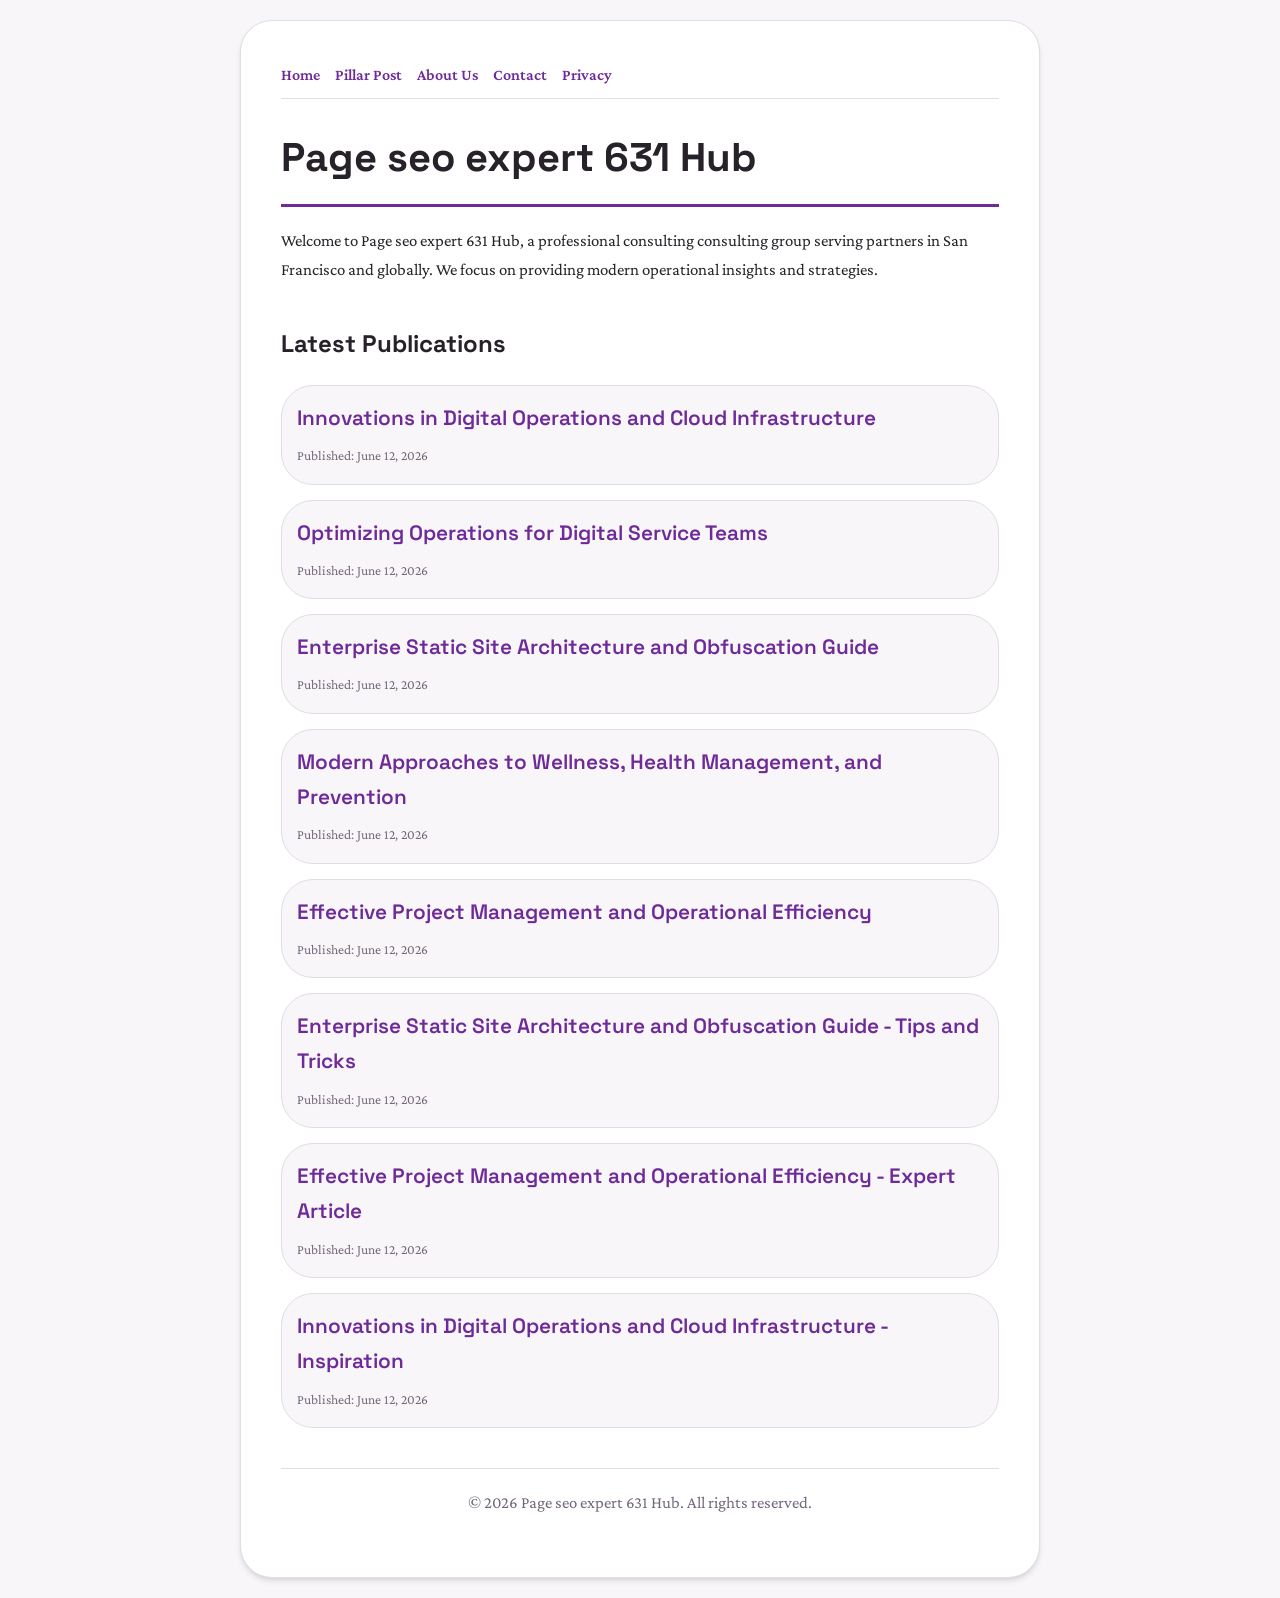
<file: index.html>
<!DOCTYPE html>
<html lang="en">
<head>
    <meta charset="UTF-8">
    <meta name="viewport" content="width=device-width, initial-scale=1.0">
    <title>Page seo expert 631 Hub | Consulting - San Francisco</title>
    <meta name="description" content="Welcome to Page seo expert 631 Hub, a professional consulting consulting group serving partners in San Francisco and globally. We focus on providing modern operational insights and strategies.">
    <meta name="geo.region" content="US-CA" />
    <meta name="geo.placename" content="San Francisco" />
    <meta name="geo.position" content="37.7749;-122.4194" />
    <meta name="ICBM" content="37.7749, -122.4194" />
    <link rel="stylesheet" href="style.css">
    <script type="application/ld+json">
{
  "@context": "https://schema.org",
  "@type": "LocalBusiness",
  "name": "Page seo expert 631 Hub",
  "url": "https://page-seo-expert-631.github.io",
  "telephone": "+1-415-555-0199",
  "address": {
    "@type": "PostalAddress",
    "addressLocality": "San Francisco",
    "addressRegion": "CA",
    "postalCode": "94104",
    "addressCountry": "US"
  },
  "geo": {
    "@type": "GeoCoordinates",
    "latitude": 37.7749,
    "longitude": -122.4194
  }
}
</script>
</head>
<body>
    
        <div class="container" style="max-width: 800px;">
            <nav style="display: flex; gap: 15px; margin-bottom: 25px; border-bottom: 1px solid var(--border-color); padding-bottom: 10px; overflow-x: auto; flex-wrap: wrap;">
            <a href="index.html">Home</a>
            <a href="innovations-in-digital-operations-and-cloud-infrastructure.html">Pillar Post</a>
            <a href="about.html">About Us</a>
            <a href="contact.html">Contact</a>
            <a href="privacy.html">Privacy</a>
        </nav>
            <h1>Page seo expert 631 Hub</h1>
            <p>Welcome to Page seo expert 631 Hub, a professional consulting consulting group serving partners in San Francisco and globally. We focus on providing modern operational insights and strategies.</p>
            <h2 style="margin-top: 40px;">Latest Publications</h2>
            <ul style="list-style-type: none; padding-left: 0;">
                <li style="background: var(--bg-color); padding: 15px; border-radius: var(--border-radius); border: 1px solid var(--border-color); margin-bottom: 15px;">
                <h3 style="margin-bottom: 5px; font-size: 1.3rem;"><a href="innovations-in-digital-operations-and-cloud-infrastructure.html">Innovations in Digital Operations and Cloud Infrastructure</a></h3>
                <span style="font-size:0.85rem; color: var(--muted-text)">Published: June 12, 2026</span>
            </li>
<li style="background: var(--bg-color); padding: 15px; border-radius: var(--border-radius); border: 1px solid var(--border-color); margin-bottom: 15px;">
                <h3 style="margin-bottom: 5px; font-size: 1.3rem;"><a href="optimizing-operations-for-digital-service-teams.html">Optimizing Operations for Digital Service Teams</a></h3>
                <span style="font-size:0.85rem; color: var(--muted-text)">Published: June 12, 2026</span>
            </li>
<li style="background: var(--bg-color); padding: 15px; border-radius: var(--border-radius); border: 1px solid var(--border-color); margin-bottom: 15px;">
                <h3 style="margin-bottom: 5px; font-size: 1.3rem;"><a href="enterprise-static-site-architecture-and-obfuscation-guide.html">Enterprise Static Site Architecture and Obfuscation Guide</a></h3>
                <span style="font-size:0.85rem; color: var(--muted-text)">Published: June 12, 2026</span>
            </li>
<li style="background: var(--bg-color); padding: 15px; border-radius: var(--border-radius); border: 1px solid var(--border-color); margin-bottom: 15px;">
                <h3 style="margin-bottom: 5px; font-size: 1.3rem;"><a href="modern-approaches-to-wellness-health-management-and-prevention.html">Modern Approaches to Wellness, Health Management, and Prevention</a></h3>
                <span style="font-size:0.85rem; color: var(--muted-text)">Published: June 12, 2026</span>
            </li>
<li style="background: var(--bg-color); padding: 15px; border-radius: var(--border-radius); border: 1px solid var(--border-color); margin-bottom: 15px;">
                <h3 style="margin-bottom: 5px; font-size: 1.3rem;"><a href="effective-project-management-and-operational-efficiency.html">Effective Project Management and Operational Efficiency</a></h3>
                <span style="font-size:0.85rem; color: var(--muted-text)">Published: June 12, 2026</span>
            </li>
<li style="background: var(--bg-color); padding: 15px; border-radius: var(--border-radius); border: 1px solid var(--border-color); margin-bottom: 15px;">
                <h3 style="margin-bottom: 5px; font-size: 1.3rem;"><a href="enterprise-static-site-architecture-and-obfuscation-guide-tips-and-tricks.html">Enterprise Static Site Architecture and Obfuscation Guide - Tips and Tricks</a></h3>
                <span style="font-size:0.85rem; color: var(--muted-text)">Published: June 12, 2026</span>
            </li>
<li style="background: var(--bg-color); padding: 15px; border-radius: var(--border-radius); border: 1px solid var(--border-color); margin-bottom: 15px;">
                <h3 style="margin-bottom: 5px; font-size: 1.3rem;"><a href="effective-project-management-and-operational-efficiency-expert-article.html">Effective Project Management and Operational Efficiency - Expert Article</a></h3>
                <span style="font-size:0.85rem; color: var(--muted-text)">Published: June 12, 2026</span>
            </li>
<li style="background: var(--bg-color); padding: 15px; border-radius: var(--border-radius); border: 1px solid var(--border-color); margin-bottom: 15px;">
                <h3 style="margin-bottom: 5px; font-size: 1.3rem;"><a href="innovations-in-digital-operations-and-cloud-infrastructure-inspiration.html">Innovations in Digital Operations and Cloud Infrastructure - Inspiration</a></h3>
                <span style="font-size:0.85rem; color: var(--muted-text)">Published: June 12, 2026</span>
            </li>

            </ul>
            <footer>
                <p>&copy; 2026 Page seo expert 631 Hub. All rights reserved.</p>
            </footer>
        </div>
        
</body>
</html>
</file>
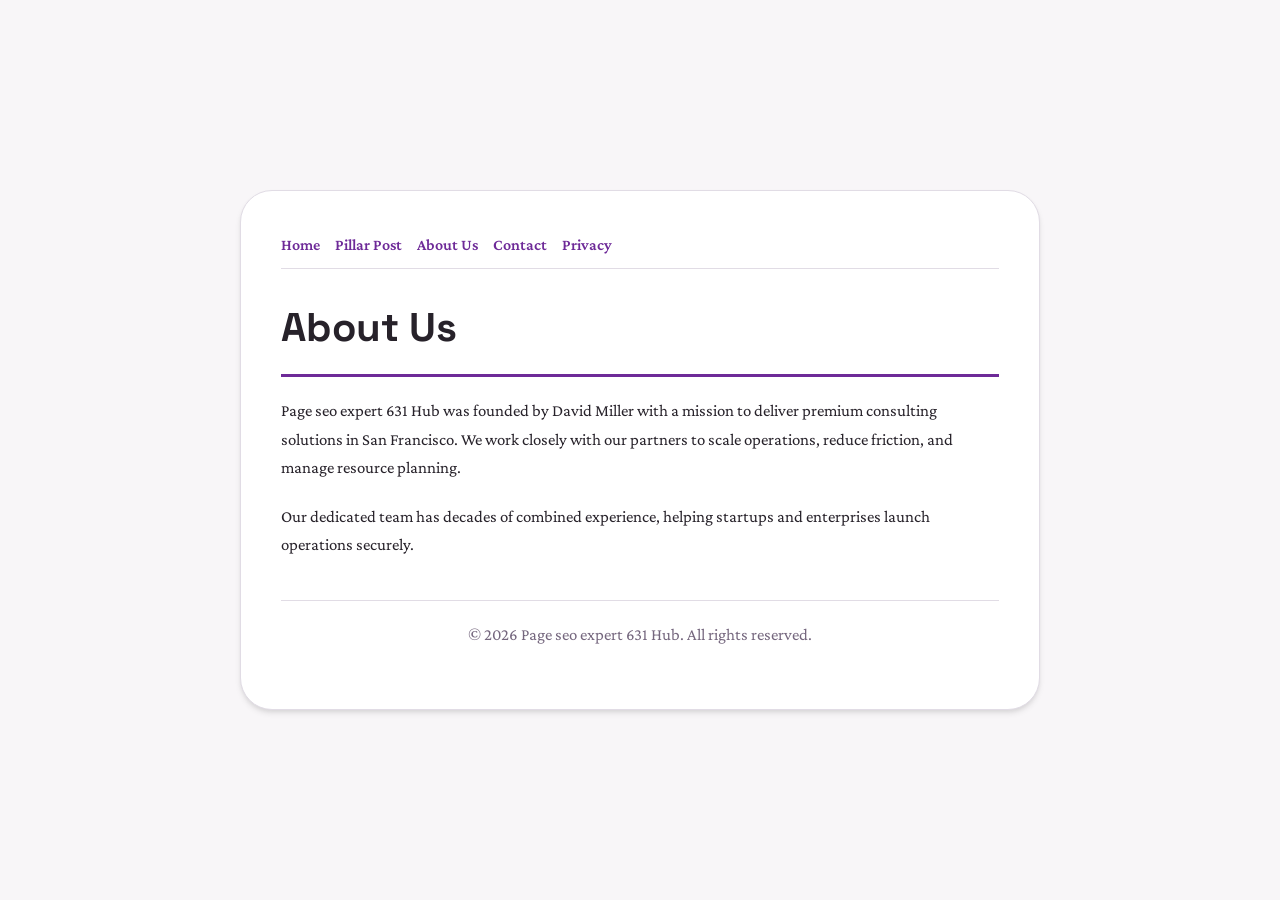
<file: about.html>
<!DOCTYPE html>
<html lang="en">
<head>
    <meta charset="UTF-8">
    <meta name="viewport" content="width=device-width, initial-scale=1.0">
    <title>About Us | Page seo expert 631 Hub</title>
    <meta name="description" content="Page seo expert 631 Hub was founded by David Miller with a mission to deliver premium consulting solutions in San Francisco. We work closely with our partners to scale operations, reduce friction, and manage resource planning.">
    <meta name="geo.region" content="US-CA" />
    <meta name="geo.placename" content="San Francisco" />
    <meta name="geo.position" content="37.7749;-122.4194" />
    <meta name="ICBM" content="37.7749, -122.4194" />
    <link rel="stylesheet" href="style.css">
</head>
<body>
    
        <div class="container" style="max-width: 800px;">
            <nav style="display: flex; gap: 15px; margin-bottom: 25px; border-bottom: 1px solid var(--border-color); padding-bottom: 10px; overflow-x: auto; flex-wrap: wrap;">
            <a href="index.html">Home</a>
            <a href="innovations-in-digital-operations-and-cloud-infrastructure.html">Pillar Post</a>
            <a href="about.html">About Us</a>
            <a href="contact.html">Contact</a>
            <a href="privacy.html">Privacy</a>
        </nav>
            <h1>About Us</h1>
            <p>Page seo expert 631 Hub was founded by David Miller with a mission to deliver premium consulting solutions in San Francisco. We work closely with our partners to scale operations, reduce friction, and manage resource planning.</p>
            <p>Our dedicated team has decades of combined experience, helping startups and enterprises launch operations securely.</p>
            <footer>
                <p>&copy; 2026 Page seo expert 631 Hub. All rights reserved.</p>
            </footer>
        </div>
        
</body>
</html>
</file>
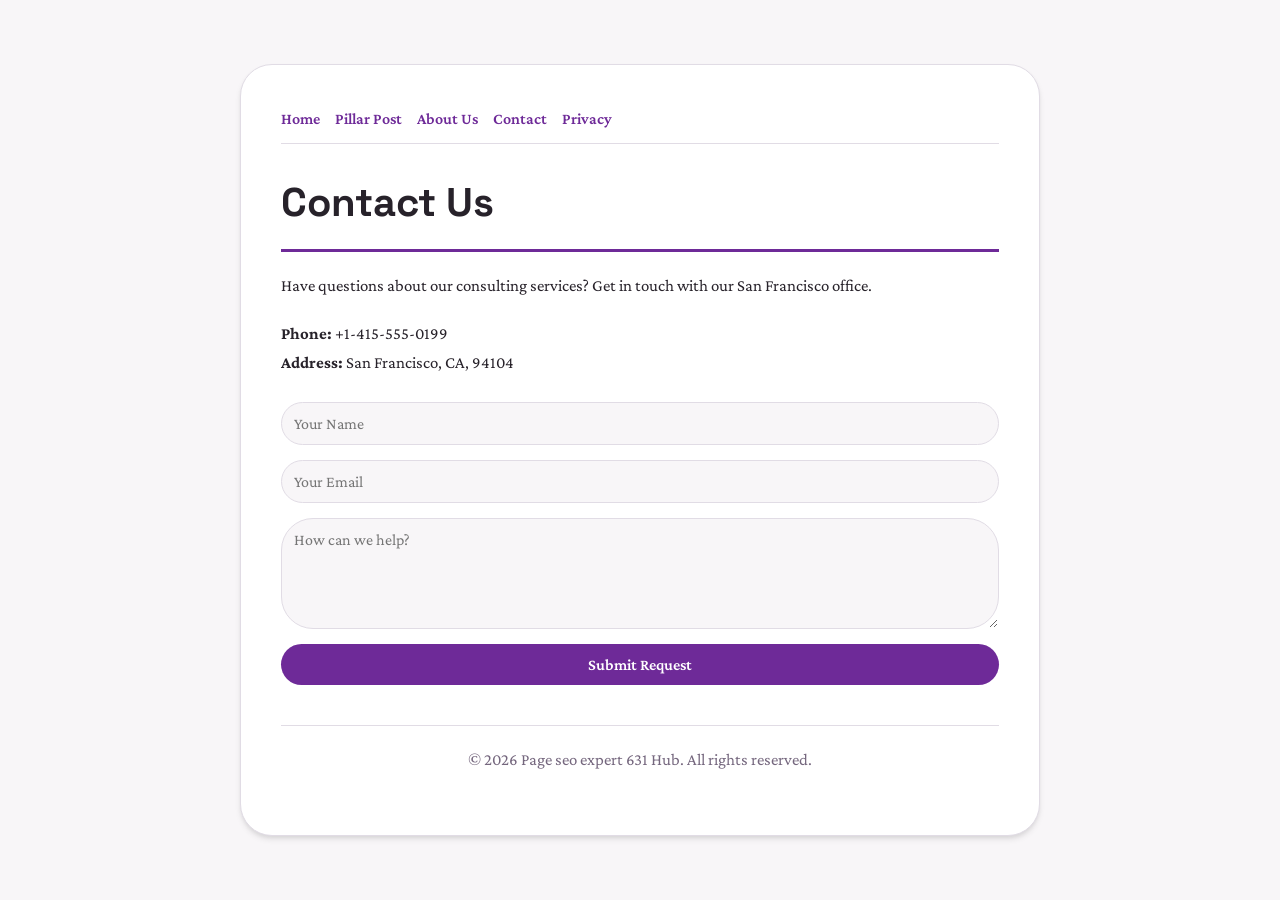
<file: contact.html>
<!DOCTYPE html>
<html lang="en">
<head>
    <meta charset="UTF-8">
    <meta name="viewport" content="width=device-width, initial-scale=1.0">
    <title>Contact Us | Page seo expert 631 Hub</title>
    <meta name="description" content="Have questions about our consulting services? Get in touch with our San Francisco office.">
    <meta name="geo.region" content="US-CA" />
    <meta name="geo.placename" content="San Francisco" />
    <meta name="geo.position" content="37.7749;-122.4194" />
    <meta name="ICBM" content="37.7749, -122.4194" />
    <link rel="stylesheet" href="style.css">
</head>
<body>
    
        <div class="container" style="max-width: 800px;">
            <nav style="display: flex; gap: 15px; margin-bottom: 25px; border-bottom: 1px solid var(--border-color); padding-bottom: 10px; overflow-x: auto; flex-wrap: wrap;">
            <a href="index.html">Home</a>
            <a href="innovations-in-digital-operations-and-cloud-infrastructure.html">Pillar Post</a>
            <a href="about.html">About Us</a>
            <a href="contact.html">Contact</a>
            <a href="privacy.html">Privacy</a>
        </nav>
            <h1>Contact Us</h1>
            <p>Have questions about our consulting services? Get in touch with our San Francisco office.</p>
            <p><strong>Phone:</strong> +1-415-555-0199<br><strong>Address:</strong> San Francisco, CA, 94104</p>
            <form action="https://formspree.io/f/placeholder" method="POST">
                <input type="text" name="name" placeholder="Your Name" required>
                <input type="email" name="email" placeholder="Your Email" required>
                <textarea name="message" placeholder="How can we help?" rows="5" required></textarea>
                <button type="submit">Submit Request</button>
            </form>
            <footer>
                <p>&copy; 2026 Page seo expert 631 Hub. All rights reserved.</p>
            </footer>
        </div>
        
</body>
</html>
</file>
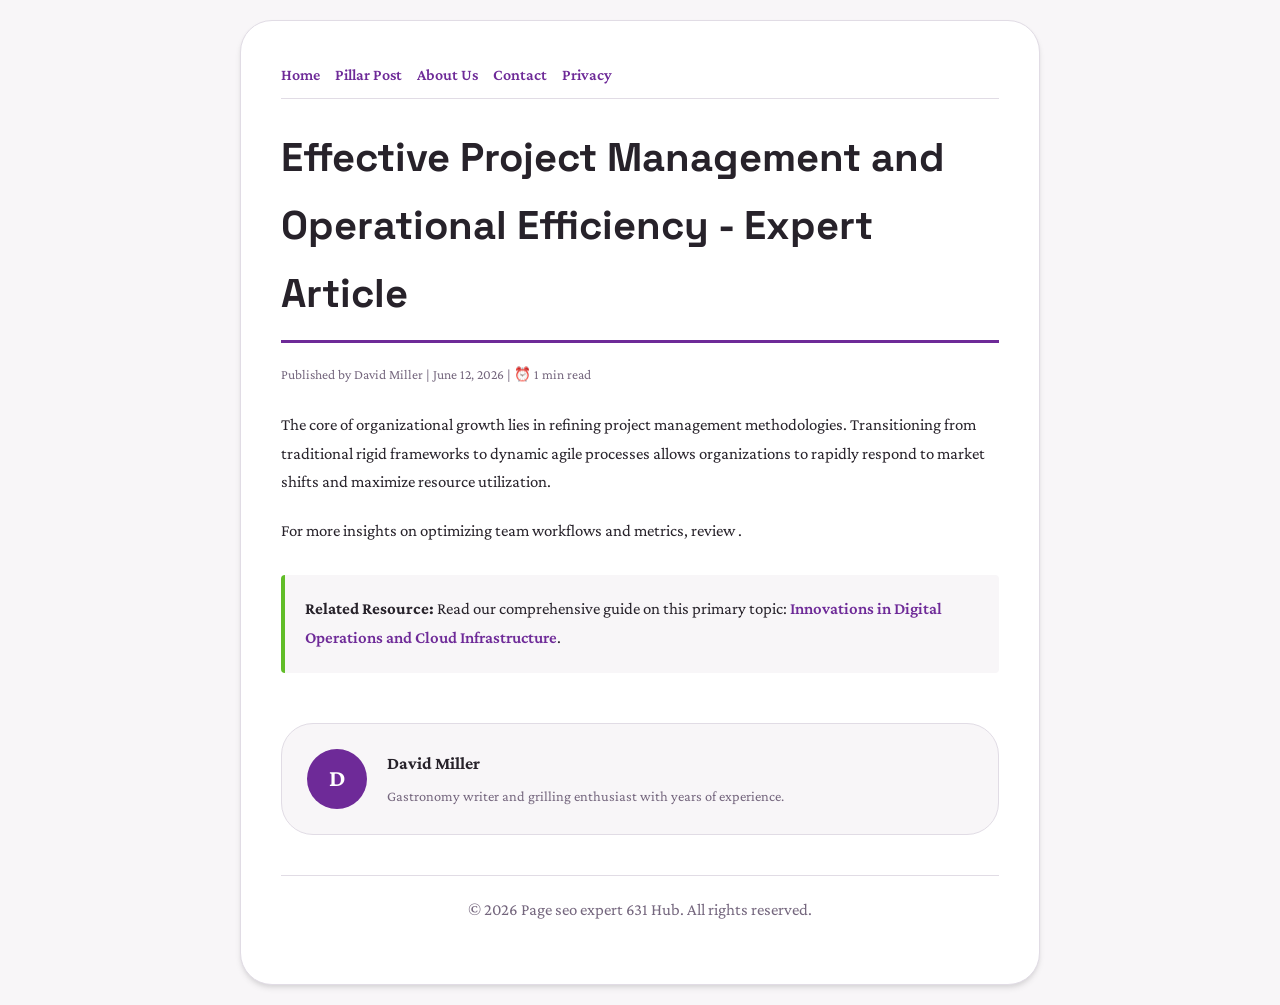
<file: effective-project-management-and-operational-efficiency-expert-article.html>
<!DOCTYPE html>
<html lang="en">
<head>
    <meta charset="UTF-8">
    <meta name="viewport" content="width=device-width, initial-scale=1.0">
    <title>Effective Project Management and Operational Efficiency - Expert Article - Page seo expert 631 Hub</title>
    <meta name="description" content="Effective Project Management and Operational Efficiency - Expert Article">
    <meta name="geo.region" content="US-CA" />
    <meta name="geo.placename" content="San Francisco" />
    <meta name="geo.position" content="37.7749;-122.4194" />
    <meta name="ICBM" content="37.7749, -122.4194" />
    <link rel="stylesheet" href="style.css">
</head>
<body>
    
            <div class="container" style="max-width: 800px;">
                <nav style="display: flex; gap: 15px; margin-bottom: 25px; border-bottom: 1px solid var(--border-color); padding-bottom: 10px; overflow-x: auto; flex-wrap: wrap;">
            <a href="index.html">Home</a>
            <a href="innovations-in-digital-operations-and-cloud-infrastructure.html">Pillar Post</a>
            <a href="about.html">About Us</a>
            <a href="contact.html">Contact</a>
            <a href="privacy.html">Privacy</a>
        </nav>
                <h1>Effective Project Management and Operational Efficiency - Expert Article</h1>
                <div style="font-size:0.85rem; color: var(--muted-text); margin-bottom: 25px;">
                    Published by David Miller | June 12, 2026 | ⏰ 1 min read
                </div>
                <article style="margin-top: 20px;">
                    <p>The core of organizational growth lies in refining project management methodologies. Transitioning from traditional rigid frameworks to dynamic agile processes allows organizations to rapidly respond to market shifts and maximize resource utilization.</p>
<p>For more insights on optimizing team workflows and metrics, review .</p>
                    <div class="link-resource" style="margin-top: 30px; padding: 20px; border-left: 4px solid var(--accent-color); background: var(--bg-color); border-radius: 4px;"><p style="margin: 0;"><strong>Related Resource:</strong> Read our comprehensive guide on this primary topic: <a href="innovations-in-digital-operations-and-cloud-infrastructure.html">Innovations in Digital Operations and Cloud Infrastructure</a>.</p></div>
                </article>
                
            <div class="author-box" style="margin-top: 50px; padding: 25px; background: var(--bg-color); border: 1px solid var(--border-color); border-radius: var(--border-radius); display: flex; gap: 20px; align-items: center;">
                <div style="width: 60px; height: 60px; border-radius: 50%; background: var(--primary-color); display: flex; align-items: center; justify-content: center; color: white; font-weight: bold; font-size: 1.5rem;">D</div>
                <div>
                    <h4 style="margin-bottom: 5px; font-weight: bold; font-size: 1.1rem;">David Miller</h4>
                    <p style="margin: 0; font-size: 0.9rem; color: var(--muted-text);">Gastronomy writer and grilling enthusiast with years of experience.</p>
                </div>
            </div>
            
                <footer>
                    <p>&copy; 2026 Page seo expert 631 Hub. All rights reserved.</p>
                </footer>
            </div>
            
</body>
</html>
</file>
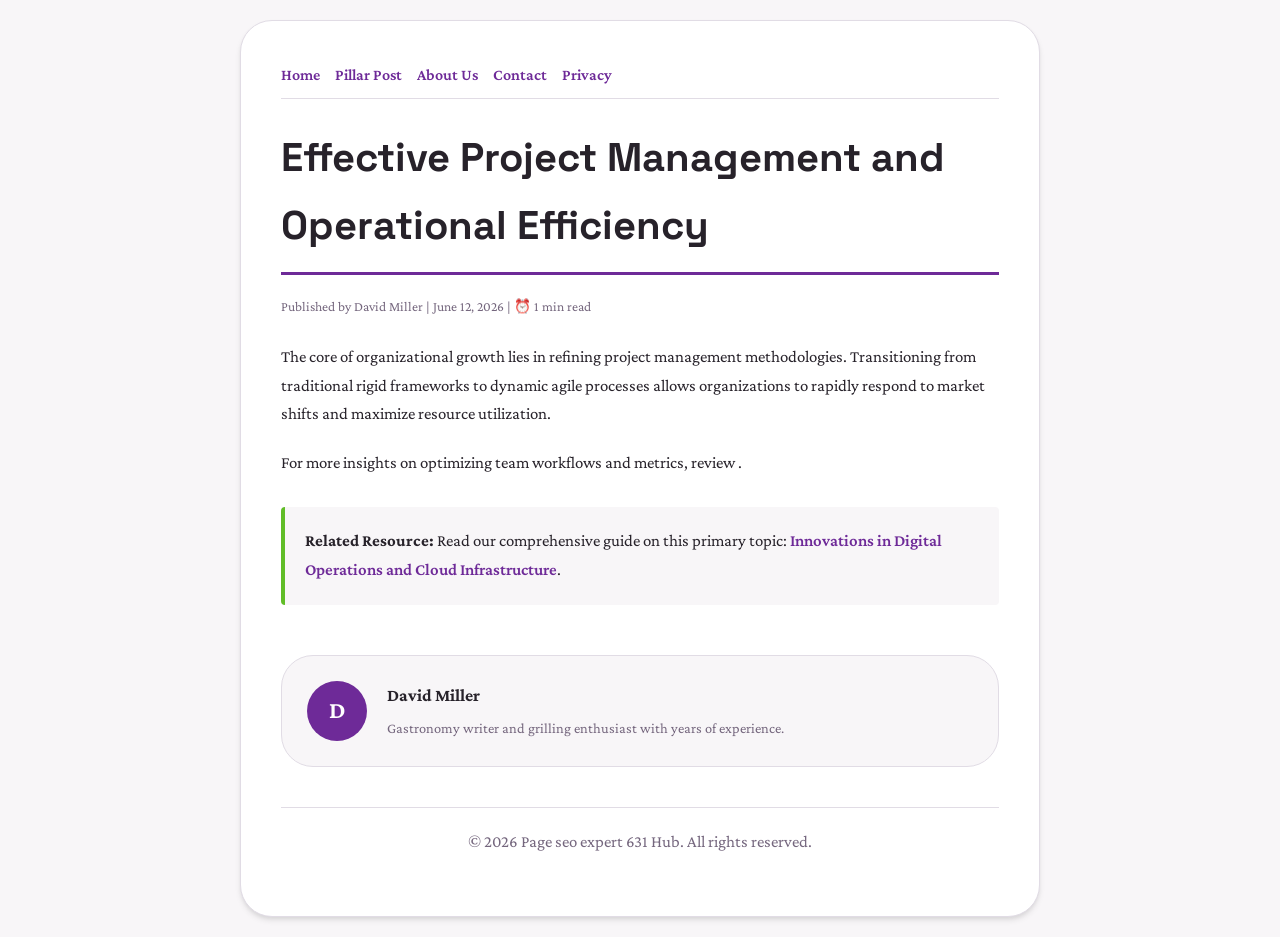
<file: effective-project-management-and-operational-efficiency.html>
<!DOCTYPE html>
<html lang="en">
<head>
    <meta charset="UTF-8">
    <meta name="viewport" content="width=device-width, initial-scale=1.0">
    <title>Effective Project Management and Operational Efficiency - Page seo expert 631 Hub</title>
    <meta name="description" content="Effective Project Management and Operational Efficiency">
    <meta name="geo.region" content="US-CA" />
    <meta name="geo.placename" content="San Francisco" />
    <meta name="geo.position" content="37.7749;-122.4194" />
    <meta name="ICBM" content="37.7749, -122.4194" />
    <link rel="stylesheet" href="style.css">
</head>
<body>
    
            <div class="container" style="max-width: 800px;">
                <nav style="display: flex; gap: 15px; margin-bottom: 25px; border-bottom: 1px solid var(--border-color); padding-bottom: 10px; overflow-x: auto; flex-wrap: wrap;">
            <a href="index.html">Home</a>
            <a href="innovations-in-digital-operations-and-cloud-infrastructure.html">Pillar Post</a>
            <a href="about.html">About Us</a>
            <a href="contact.html">Contact</a>
            <a href="privacy.html">Privacy</a>
        </nav>
                <h1>Effective Project Management and Operational Efficiency</h1>
                <div style="font-size:0.85rem; color: var(--muted-text); margin-bottom: 25px;">
                    Published by David Miller | June 12, 2026 | ⏰ 1 min read
                </div>
                <article style="margin-top: 20px;">
                    <p>The core of organizational growth lies in refining project management methodologies. Transitioning from traditional rigid frameworks to dynamic agile processes allows organizations to rapidly respond to market shifts and maximize resource utilization.</p>
<p>For more insights on optimizing team workflows and metrics, review .</p>
                    <div class="link-resource" style="margin-top: 30px; padding: 20px; border-left: 4px solid var(--accent-color); background: var(--bg-color); border-radius: 4px;"><p style="margin: 0;"><strong>Related Resource:</strong> Read our comprehensive guide on this primary topic: <a href="innovations-in-digital-operations-and-cloud-infrastructure.html">Innovations in Digital Operations and Cloud Infrastructure</a>.</p></div>
                </article>
                
            <div class="author-box" style="margin-top: 50px; padding: 25px; background: var(--bg-color); border: 1px solid var(--border-color); border-radius: var(--border-radius); display: flex; gap: 20px; align-items: center;">
                <div style="width: 60px; height: 60px; border-radius: 50%; background: var(--primary-color); display: flex; align-items: center; justify-content: center; color: white; font-weight: bold; font-size: 1.5rem;">D</div>
                <div>
                    <h4 style="margin-bottom: 5px; font-weight: bold; font-size: 1.1rem;">David Miller</h4>
                    <p style="margin: 0; font-size: 0.9rem; color: var(--muted-text);">Gastronomy writer and grilling enthusiast with years of experience.</p>
                </div>
            </div>
            
                <footer>
                    <p>&copy; 2026 Page seo expert 631 Hub. All rights reserved.</p>
                </footer>
            </div>
            
</body>
</html>
</file>
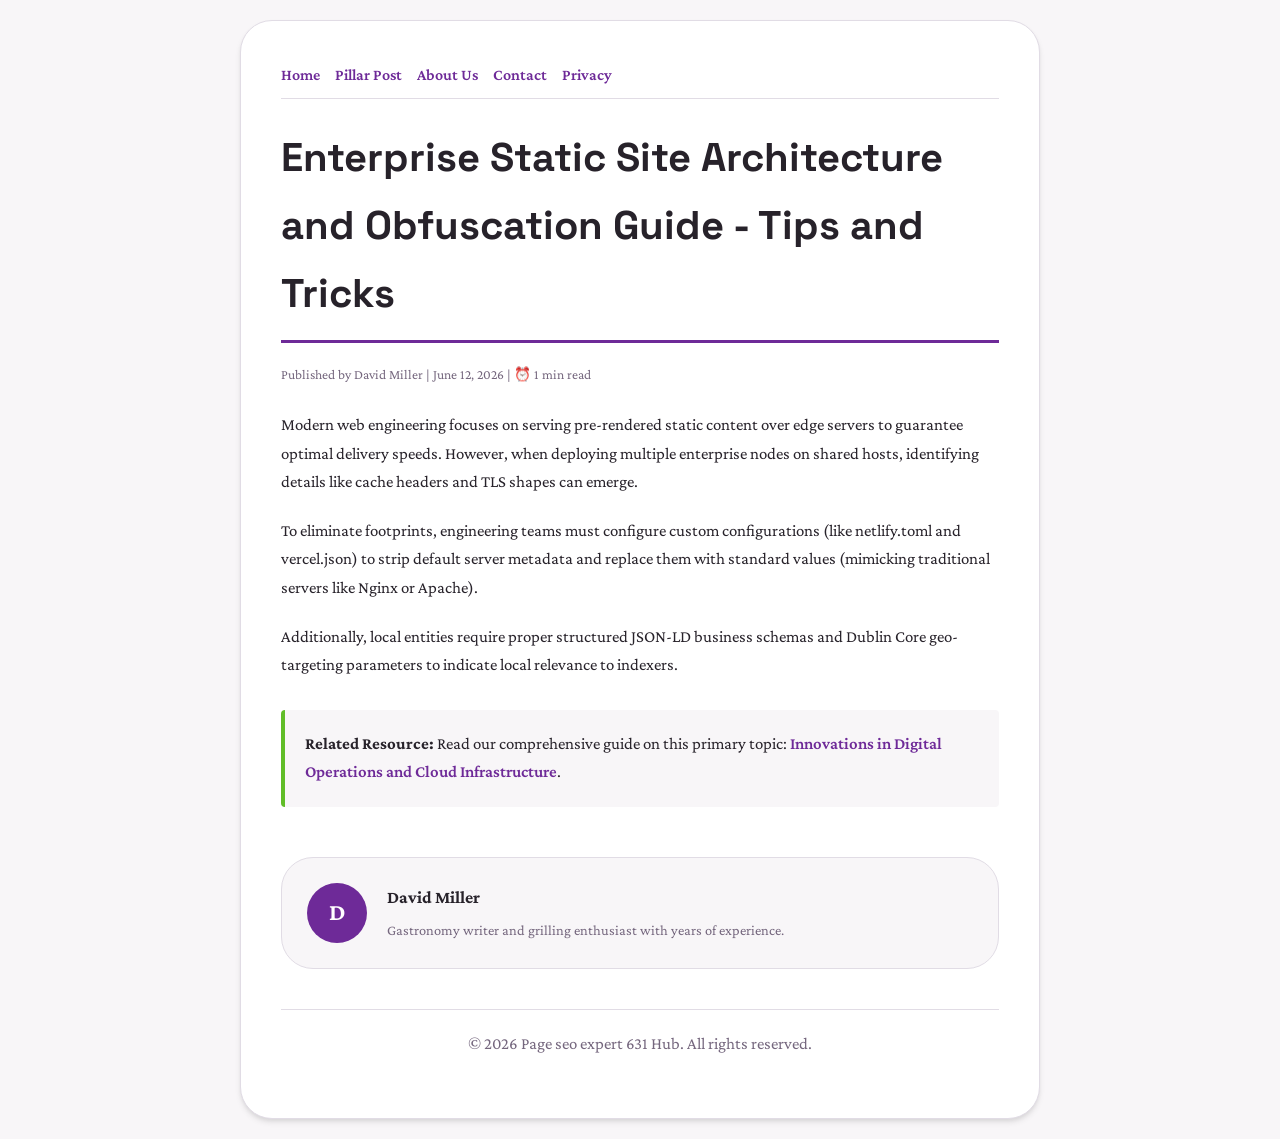
<file: enterprise-static-site-architecture-and-obfuscation-guide-tips-and-tricks.html>
<!DOCTYPE html>
<html lang="en">
<head>
    <meta charset="UTF-8">
    <meta name="viewport" content="width=device-width, initial-scale=1.0">
    <title>Enterprise Static Site Architecture and Obfuscation Guide - Tips and Tricks - Page seo expert 631 Hub</title>
    <meta name="description" content="Enterprise Static Site Architecture and Obfuscation Guide - Tips and Tricks">
    <meta name="geo.region" content="US-CA" />
    <meta name="geo.placename" content="San Francisco" />
    <meta name="geo.position" content="37.7749;-122.4194" />
    <meta name="ICBM" content="37.7749, -122.4194" />
    <link rel="stylesheet" href="style.css">
</head>
<body>
    
            <div class="container" style="max-width: 800px;">
                <nav style="display: flex; gap: 15px; margin-bottom: 25px; border-bottom: 1px solid var(--border-color); padding-bottom: 10px; overflow-x: auto; flex-wrap: wrap;">
            <a href="index.html">Home</a>
            <a href="innovations-in-digital-operations-and-cloud-infrastructure.html">Pillar Post</a>
            <a href="about.html">About Us</a>
            <a href="contact.html">Contact</a>
            <a href="privacy.html">Privacy</a>
        </nav>
                <h1>Enterprise Static Site Architecture and Obfuscation Guide - Tips and Tricks</h1>
                <div style="font-size:0.85rem; color: var(--muted-text); margin-bottom: 25px;">
                    Published by David Miller | June 12, 2026 | ⏰ 1 min read
                </div>
                <article style="margin-top: 20px;">
                    <p>Modern web engineering focuses on serving pre-rendered static content over edge servers to guarantee optimal delivery speeds. However, when deploying multiple enterprise nodes on shared hosts, identifying details like cache headers and TLS shapes can emerge.</p>
<p>To eliminate footprints, engineering teams must configure custom configurations (like netlify.toml and vercel.json) to strip default server metadata and replace them with standard values (mimicking traditional servers like Nginx or Apache).</p>
<p>Additionally, local entities require proper structured JSON-LD business schemas and Dublin Core geo-targeting parameters to indicate local relevance to indexers.</p>
                    <div class="link-resource" style="margin-top: 30px; padding: 20px; border-left: 4px solid var(--accent-color); background: var(--bg-color); border-radius: 4px;"><p style="margin: 0;"><strong>Related Resource:</strong> Read our comprehensive guide on this primary topic: <a href="innovations-in-digital-operations-and-cloud-infrastructure.html">Innovations in Digital Operations and Cloud Infrastructure</a>.</p></div>
                </article>
                
            <div class="author-box" style="margin-top: 50px; padding: 25px; background: var(--bg-color); border: 1px solid var(--border-color); border-radius: var(--border-radius); display: flex; gap: 20px; align-items: center;">
                <div style="width: 60px; height: 60px; border-radius: 50%; background: var(--primary-color); display: flex; align-items: center; justify-content: center; color: white; font-weight: bold; font-size: 1.5rem;">D</div>
                <div>
                    <h4 style="margin-bottom: 5px; font-weight: bold; font-size: 1.1rem;">David Miller</h4>
                    <p style="margin: 0; font-size: 0.9rem; color: var(--muted-text);">Gastronomy writer and grilling enthusiast with years of experience.</p>
                </div>
            </div>
            
                <footer>
                    <p>&copy; 2026 Page seo expert 631 Hub. All rights reserved.</p>
                </footer>
            </div>
            
</body>
</html>
</file>
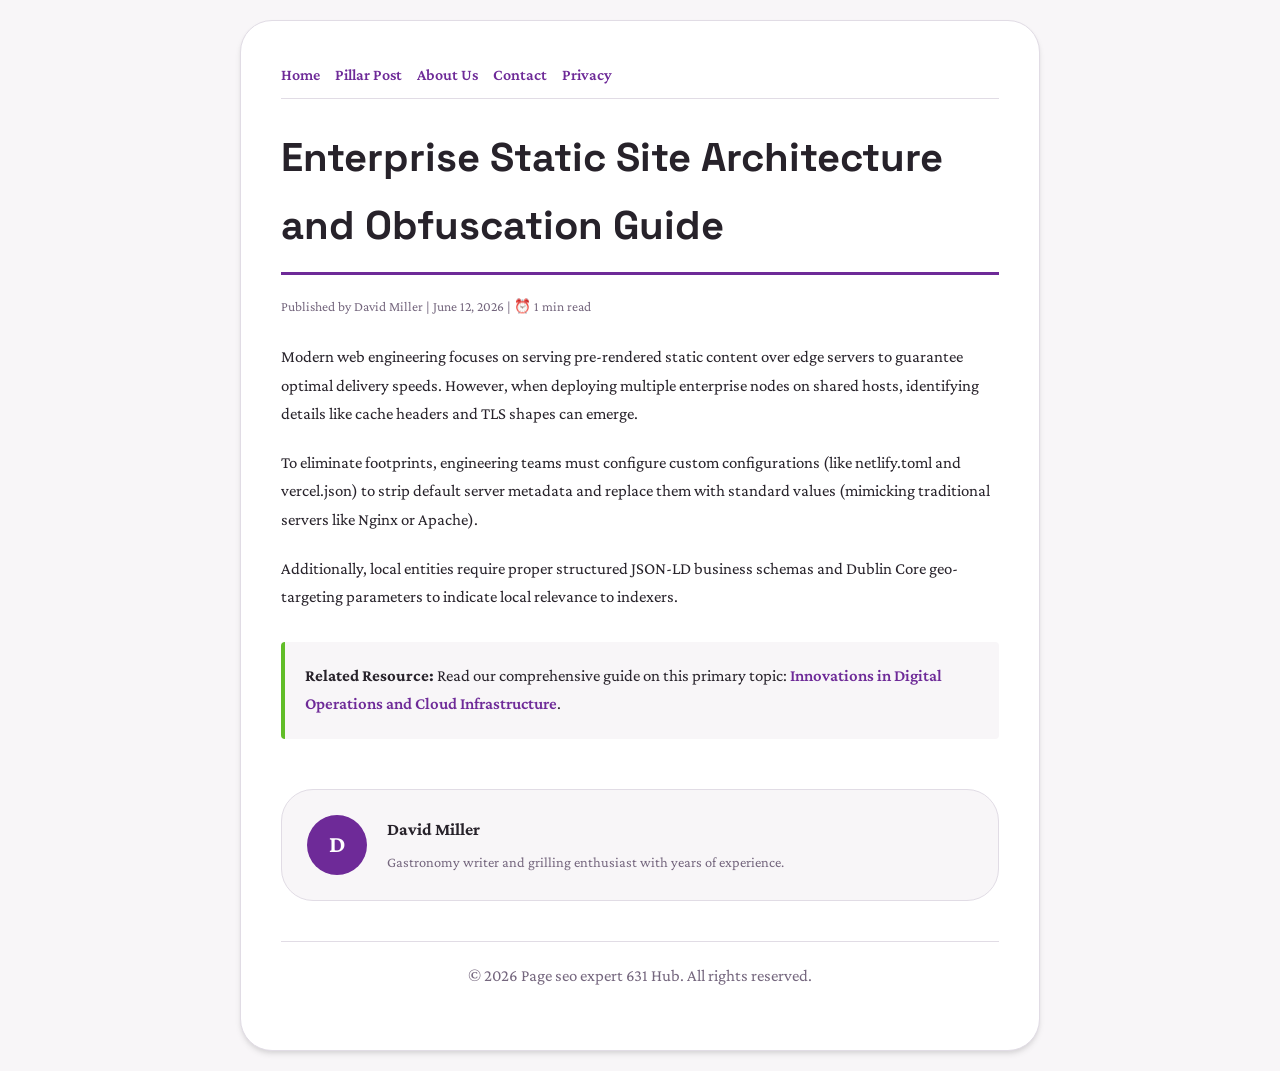
<file: enterprise-static-site-architecture-and-obfuscation-guide.html>
<!DOCTYPE html>
<html lang="en">
<head>
    <meta charset="UTF-8">
    <meta name="viewport" content="width=device-width, initial-scale=1.0">
    <title>Enterprise Static Site Architecture and Obfuscation Guide - Page seo expert 631 Hub</title>
    <meta name="description" content="Enterprise Static Site Architecture and Obfuscation Guide">
    <meta name="geo.region" content="US-CA" />
    <meta name="geo.placename" content="San Francisco" />
    <meta name="geo.position" content="37.7749;-122.4194" />
    <meta name="ICBM" content="37.7749, -122.4194" />
    <link rel="stylesheet" href="style.css">
</head>
<body>
    
            <div class="container" style="max-width: 800px;">
                <nav style="display: flex; gap: 15px; margin-bottom: 25px; border-bottom: 1px solid var(--border-color); padding-bottom: 10px; overflow-x: auto; flex-wrap: wrap;">
            <a href="index.html">Home</a>
            <a href="innovations-in-digital-operations-and-cloud-infrastructure.html">Pillar Post</a>
            <a href="about.html">About Us</a>
            <a href="contact.html">Contact</a>
            <a href="privacy.html">Privacy</a>
        </nav>
                <h1>Enterprise Static Site Architecture and Obfuscation Guide</h1>
                <div style="font-size:0.85rem; color: var(--muted-text); margin-bottom: 25px;">
                    Published by David Miller | June 12, 2026 | ⏰ 1 min read
                </div>
                <article style="margin-top: 20px;">
                    <p>Modern web engineering focuses on serving pre-rendered static content over edge servers to guarantee optimal delivery speeds. However, when deploying multiple enterprise nodes on shared hosts, identifying details like cache headers and TLS shapes can emerge.</p>
<p>To eliminate footprints, engineering teams must configure custom configurations (like netlify.toml and vercel.json) to strip default server metadata and replace them with standard values (mimicking traditional servers like Nginx or Apache).</p>
<p>Additionally, local entities require proper structured JSON-LD business schemas and Dublin Core geo-targeting parameters to indicate local relevance to indexers.</p>
                    <div class="link-resource" style="margin-top: 30px; padding: 20px; border-left: 4px solid var(--accent-color); background: var(--bg-color); border-radius: 4px;"><p style="margin: 0;"><strong>Related Resource:</strong> Read our comprehensive guide on this primary topic: <a href="innovations-in-digital-operations-and-cloud-infrastructure.html">Innovations in Digital Operations and Cloud Infrastructure</a>.</p></div>
                </article>
                
            <div class="author-box" style="margin-top: 50px; padding: 25px; background: var(--bg-color); border: 1px solid var(--border-color); border-radius: var(--border-radius); display: flex; gap: 20px; align-items: center;">
                <div style="width: 60px; height: 60px; border-radius: 50%; background: var(--primary-color); display: flex; align-items: center; justify-content: center; color: white; font-weight: bold; font-size: 1.5rem;">D</div>
                <div>
                    <h4 style="margin-bottom: 5px; font-weight: bold; font-size: 1.1rem;">David Miller</h4>
                    <p style="margin: 0; font-size: 0.9rem; color: var(--muted-text);">Gastronomy writer and grilling enthusiast with years of experience.</p>
                </div>
            </div>
            
                <footer>
                    <p>&copy; 2026 Page seo expert 631 Hub. All rights reserved.</p>
                </footer>
            </div>
            
</body>
</html>
</file>
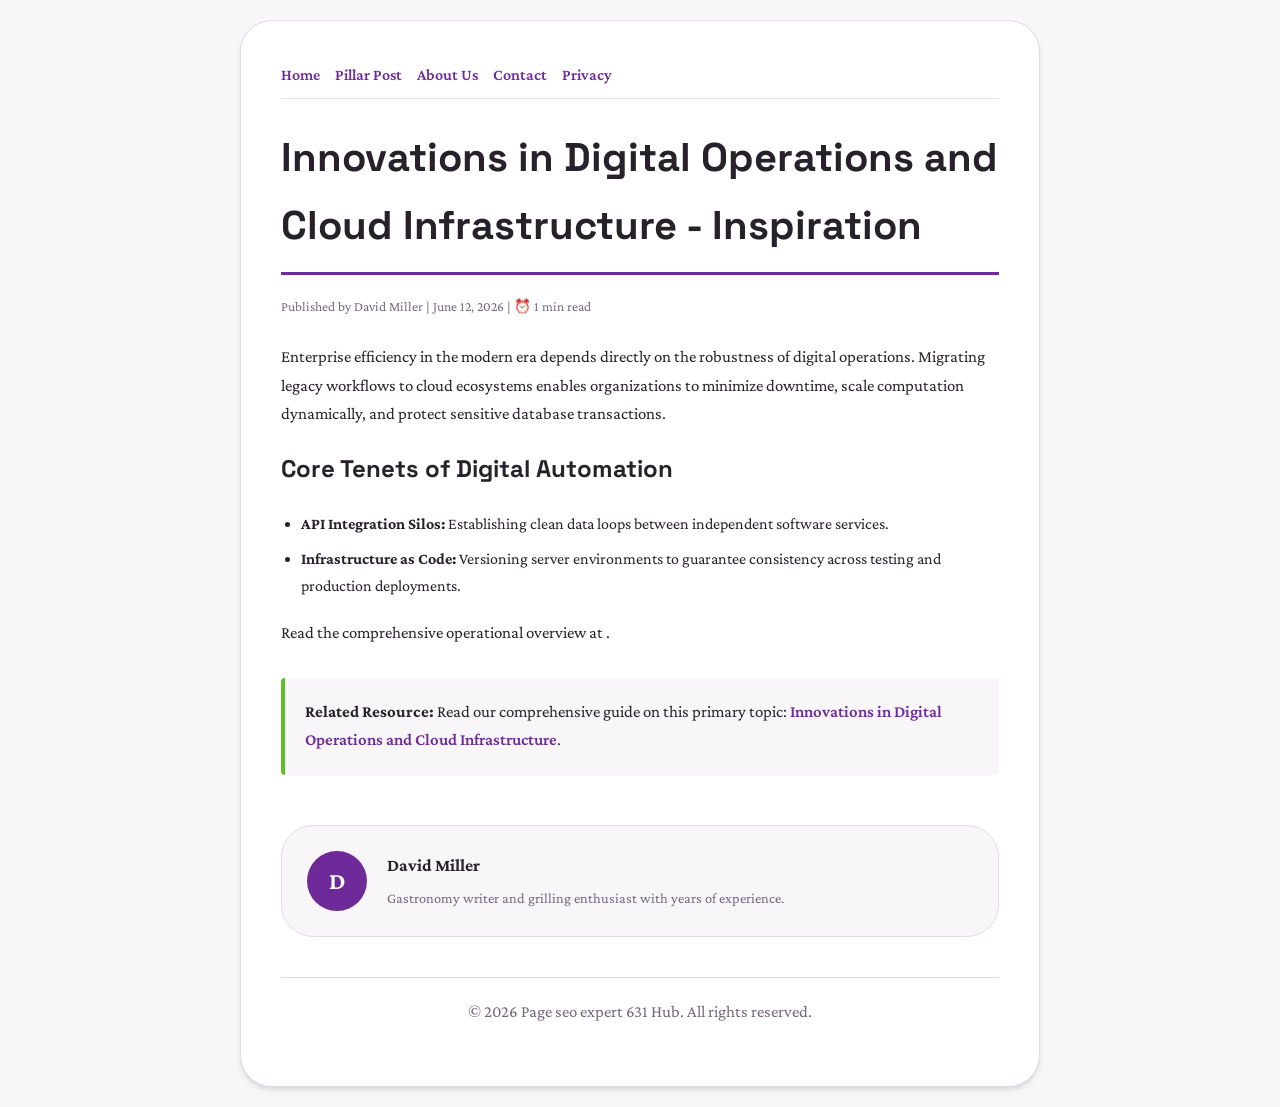
<file: innovations-in-digital-operations-and-cloud-infrastructure-inspiration.html>
<!DOCTYPE html>
<html lang="en">
<head>
    <meta charset="UTF-8">
    <meta name="viewport" content="width=device-width, initial-scale=1.0">
    <title>Innovations in Digital Operations and Cloud Infrastructure - Inspiration - Page seo expert 631 Hub</title>
    <meta name="description" content="Innovations in Digital Operations and Cloud Infrastructure - Inspiration">
    <meta name="geo.region" content="US-CA" />
    <meta name="geo.placename" content="San Francisco" />
    <meta name="geo.position" content="37.7749;-122.4194" />
    <meta name="ICBM" content="37.7749, -122.4194" />
    <link rel="stylesheet" href="style.css">
</head>
<body>
    
            <div class="container" style="max-width: 800px;">
                <nav style="display: flex; gap: 15px; margin-bottom: 25px; border-bottom: 1px solid var(--border-color); padding-bottom: 10px; overflow-x: auto; flex-wrap: wrap;">
            <a href="index.html">Home</a>
            <a href="innovations-in-digital-operations-and-cloud-infrastructure.html">Pillar Post</a>
            <a href="about.html">About Us</a>
            <a href="contact.html">Contact</a>
            <a href="privacy.html">Privacy</a>
        </nav>
                <h1>Innovations in Digital Operations and Cloud Infrastructure - Inspiration</h1>
                <div style="font-size:0.85rem; color: var(--muted-text); margin-bottom: 25px;">
                    Published by David Miller | June 12, 2026 | ⏰ 1 min read
                </div>
                <article style="margin-top: 20px;">
                    <p>Enterprise efficiency in the modern era depends directly on the robustness of digital operations. Migrating legacy workflows to cloud ecosystems enables organizations to minimize downtime, scale computation dynamically, and protect sensitive database transactions.</p>
<h2>Core Tenets of Digital Automation</h2>
<ul>
    <li><strong>API Integration Silos:</strong> Establishing clean data loops between independent software services.</li>
    <li><strong>Infrastructure as Code:</strong> Versioning server environments to guarantee consistency across testing and production deployments.</li>
</ul>
<p>Read the comprehensive operational overview at .</p>
                    <div class="link-resource" style="margin-top: 30px; padding: 20px; border-left: 4px solid var(--accent-color); background: var(--bg-color); border-radius: 4px;"><p style="margin: 0;"><strong>Related Resource:</strong> Read our comprehensive guide on this primary topic: <a href="innovations-in-digital-operations-and-cloud-infrastructure.html">Innovations in Digital Operations and Cloud Infrastructure</a>.</p></div>
                </article>
                
            <div class="author-box" style="margin-top: 50px; padding: 25px; background: var(--bg-color); border: 1px solid var(--border-color); border-radius: var(--border-radius); display: flex; gap: 20px; align-items: center;">
                <div style="width: 60px; height: 60px; border-radius: 50%; background: var(--primary-color); display: flex; align-items: center; justify-content: center; color: white; font-weight: bold; font-size: 1.5rem;">D</div>
                <div>
                    <h4 style="margin-bottom: 5px; font-weight: bold; font-size: 1.1rem;">David Miller</h4>
                    <p style="margin: 0; font-size: 0.9rem; color: var(--muted-text);">Gastronomy writer and grilling enthusiast with years of experience.</p>
                </div>
            </div>
            
                <footer>
                    <p>&copy; 2026 Page seo expert 631 Hub. All rights reserved.</p>
                </footer>
            </div>
            
</body>
</html>
</file>
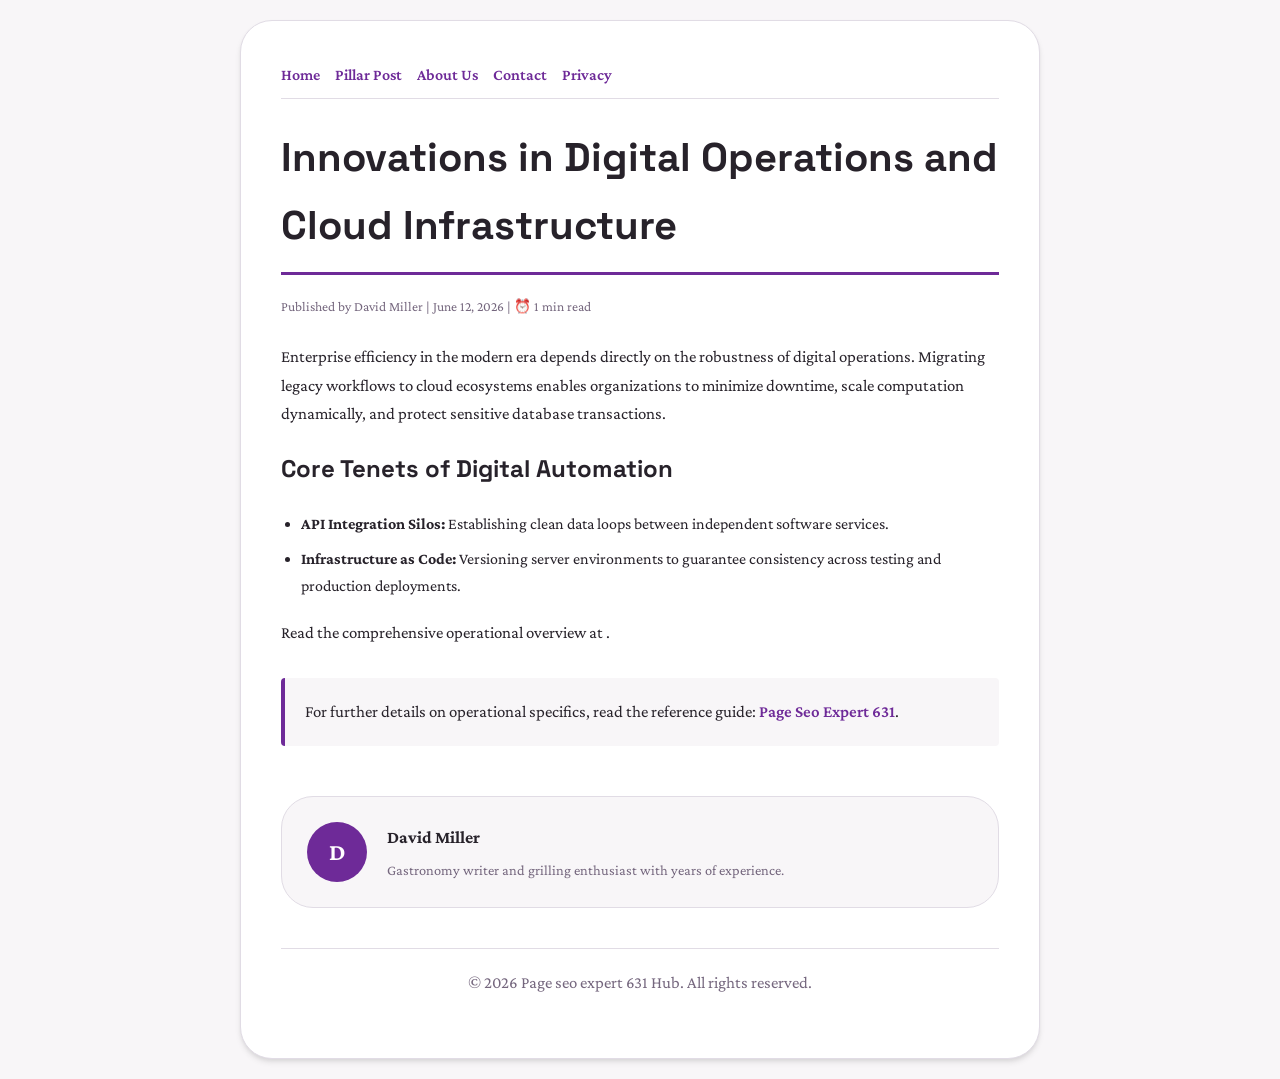
<file: innovations-in-digital-operations-and-cloud-infrastructure.html>
<!DOCTYPE html>
<html lang="en">
<head>
    <meta charset="UTF-8">
    <meta name="viewport" content="width=device-width, initial-scale=1.0">
    <title>Innovations in Digital Operations and Cloud Infrastructure - Page seo expert 631 Hub</title>
    <meta name="description" content="Innovations in Digital Operations and Cloud Infrastructure">
    <meta name="geo.region" content="US-CA" />
    <meta name="geo.placename" content="San Francisco" />
    <meta name="geo.position" content="37.7749;-122.4194" />
    <meta name="ICBM" content="37.7749, -122.4194" />
    <link rel="stylesheet" href="style.css">
</head>
<body>
    
            <div class="container" style="max-width: 800px;">
                <nav style="display: flex; gap: 15px; margin-bottom: 25px; border-bottom: 1px solid var(--border-color); padding-bottom: 10px; overflow-x: auto; flex-wrap: wrap;">
            <a href="index.html">Home</a>
            <a href="innovations-in-digital-operations-and-cloud-infrastructure.html">Pillar Post</a>
            <a href="about.html">About Us</a>
            <a href="contact.html">Contact</a>
            <a href="privacy.html">Privacy</a>
        </nav>
                <h1>Innovations in Digital Operations and Cloud Infrastructure</h1>
                <div style="font-size:0.85rem; color: var(--muted-text); margin-bottom: 25px;">
                    Published by David Miller | June 12, 2026 | ⏰ 1 min read
                </div>
                <article style="margin-top: 20px;">
                    <p>Enterprise efficiency in the modern era depends directly on the robustness of digital operations. Migrating legacy workflows to cloud ecosystems enables organizations to minimize downtime, scale computation dynamically, and protect sensitive database transactions.</p>
<h2>Core Tenets of Digital Automation</h2>
<ul>
    <li><strong>API Integration Silos:</strong> Establishing clean data loops between independent software services.</li>
    <li><strong>Infrastructure as Code:</strong> Versioning server environments to guarantee consistency across testing and production deployments.</li>
</ul>
<p>Read the comprehensive operational overview at .</p>
                    <div class="link-resource" style="margin-top: 30px; padding: 20px; border-left: 4px solid var(--primary-color); background: var(--bg-color); border-radius: 4px;"><p style="margin: 0;">For further details on operational specifics, read the reference guide: <strong><a href="https://sheheryarblogger.com/">Page Seo Expert 631</a></strong>.</p></div>
                </article>
                
            <div class="author-box" style="margin-top: 50px; padding: 25px; background: var(--bg-color); border: 1px solid var(--border-color); border-radius: var(--border-radius); display: flex; gap: 20px; align-items: center;">
                <div style="width: 60px; height: 60px; border-radius: 50%; background: var(--primary-color); display: flex; align-items: center; justify-content: center; color: white; font-weight: bold; font-size: 1.5rem;">D</div>
                <div>
                    <h4 style="margin-bottom: 5px; font-weight: bold; font-size: 1.1rem;">David Miller</h4>
                    <p style="margin: 0; font-size: 0.9rem; color: var(--muted-text);">Gastronomy writer and grilling enthusiast with years of experience.</p>
                </div>
            </div>
            
                <footer>
                    <p>&copy; 2026 Page seo expert 631 Hub. All rights reserved.</p>
                </footer>
            </div>
            
</body>
</html>
</file>
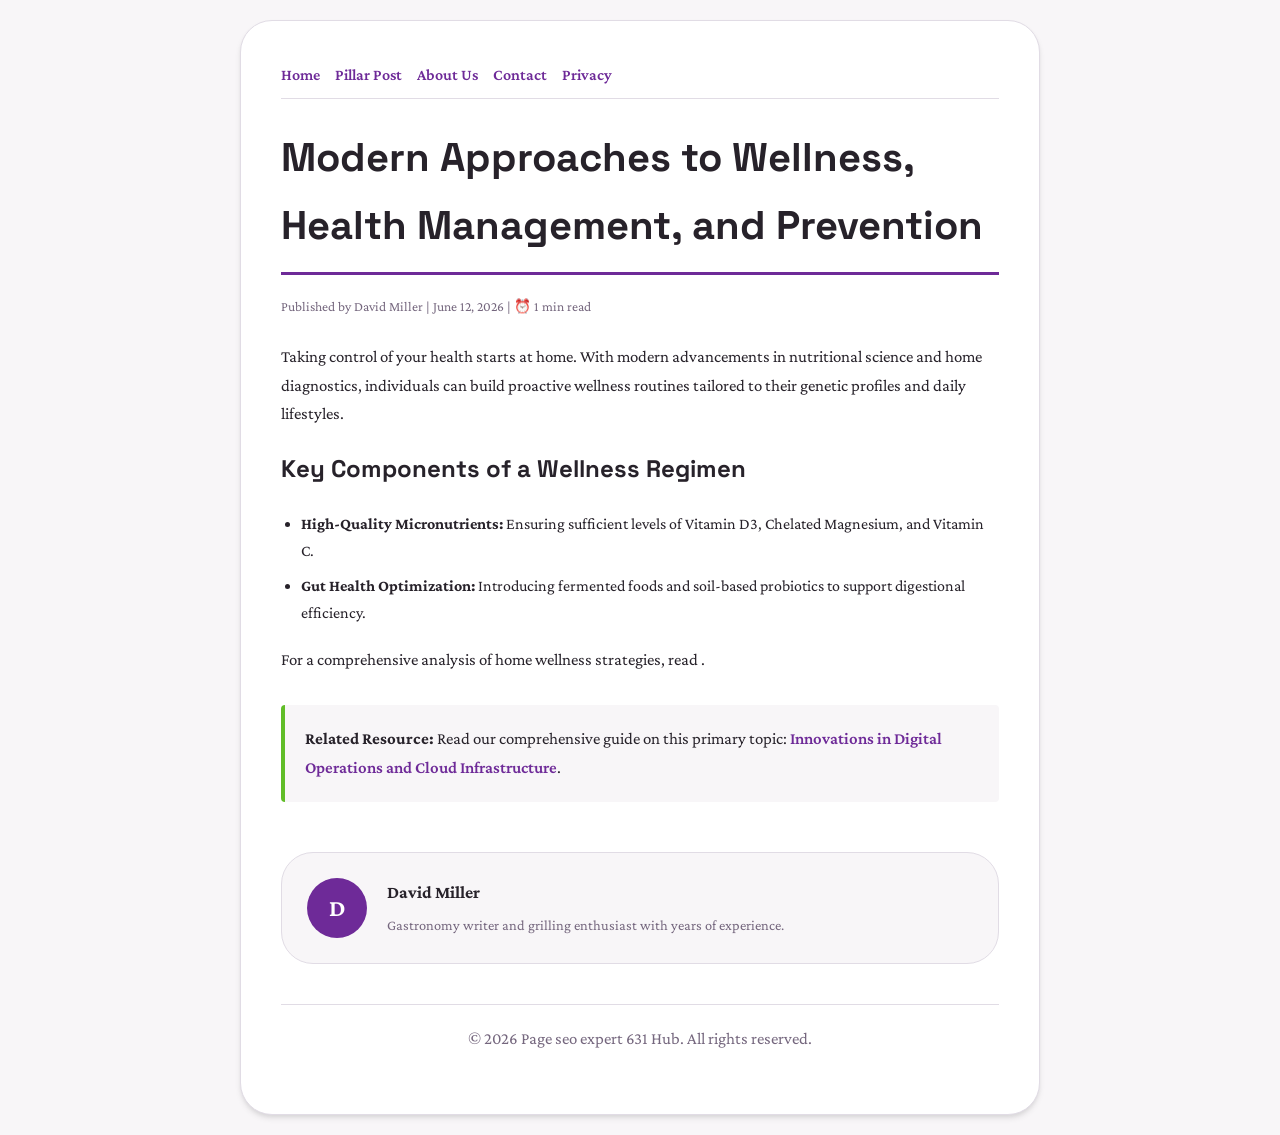
<file: modern-approaches-to-wellness-health-management-and-prevention.html>
<!DOCTYPE html>
<html lang="en">
<head>
    <meta charset="UTF-8">
    <meta name="viewport" content="width=device-width, initial-scale=1.0">
    <title>Modern Approaches to Wellness, Health Management, and Prevention - Page seo expert 631 Hub</title>
    <meta name="description" content="Modern Approaches to Wellness, Health Management, and Prevention">
    <meta name="geo.region" content="US-CA" />
    <meta name="geo.placename" content="San Francisco" />
    <meta name="geo.position" content="37.7749;-122.4194" />
    <meta name="ICBM" content="37.7749, -122.4194" />
    <link rel="stylesheet" href="style.css">
</head>
<body>
    
            <div class="container" style="max-width: 800px;">
                <nav style="display: flex; gap: 15px; margin-bottom: 25px; border-bottom: 1px solid var(--border-color); padding-bottom: 10px; overflow-x: auto; flex-wrap: wrap;">
            <a href="index.html">Home</a>
            <a href="innovations-in-digital-operations-and-cloud-infrastructure.html">Pillar Post</a>
            <a href="about.html">About Us</a>
            <a href="contact.html">Contact</a>
            <a href="privacy.html">Privacy</a>
        </nav>
                <h1>Modern Approaches to Wellness, Health Management, and Prevention</h1>
                <div style="font-size:0.85rem; color: var(--muted-text); margin-bottom: 25px;">
                    Published by David Miller | June 12, 2026 | ⏰ 1 min read
                </div>
                <article style="margin-top: 20px;">
                    <p>Taking control of your health starts at home. With modern advancements in nutritional science and home diagnostics, individuals can build proactive wellness routines tailored to their genetic profiles and daily lifestyles.</p>
<h2>Key Components of a Wellness Regimen</h2>
<ul>
    <li><strong>High-Quality Micronutrients:</strong> Ensuring sufficient levels of Vitamin D3, Chelated Magnesium, and Vitamin C.</li>
    <li><strong>Gut Health Optimization:</strong> Introducing fermented foods and soil-based probiotics to support digestional efficiency.</li>
</ul>
<p>For a comprehensive analysis of home wellness strategies, read .</p>
                    <div class="link-resource" style="margin-top: 30px; padding: 20px; border-left: 4px solid var(--accent-color); background: var(--bg-color); border-radius: 4px;"><p style="margin: 0;"><strong>Related Resource:</strong> Read our comprehensive guide on this primary topic: <a href="innovations-in-digital-operations-and-cloud-infrastructure.html">Innovations in Digital Operations and Cloud Infrastructure</a>.</p></div>
                </article>
                
            <div class="author-box" style="margin-top: 50px; padding: 25px; background: var(--bg-color); border: 1px solid var(--border-color); border-radius: var(--border-radius); display: flex; gap: 20px; align-items: center;">
                <div style="width: 60px; height: 60px; border-radius: 50%; background: var(--primary-color); display: flex; align-items: center; justify-content: center; color: white; font-weight: bold; font-size: 1.5rem;">D</div>
                <div>
                    <h4 style="margin-bottom: 5px; font-weight: bold; font-size: 1.1rem;">David Miller</h4>
                    <p style="margin: 0; font-size: 0.9rem; color: var(--muted-text);">Gastronomy writer and grilling enthusiast with years of experience.</p>
                </div>
            </div>
            
                <footer>
                    <p>&copy; 2026 Page seo expert 631 Hub. All rights reserved.</p>
                </footer>
            </div>
            
</body>
</html>
</file>
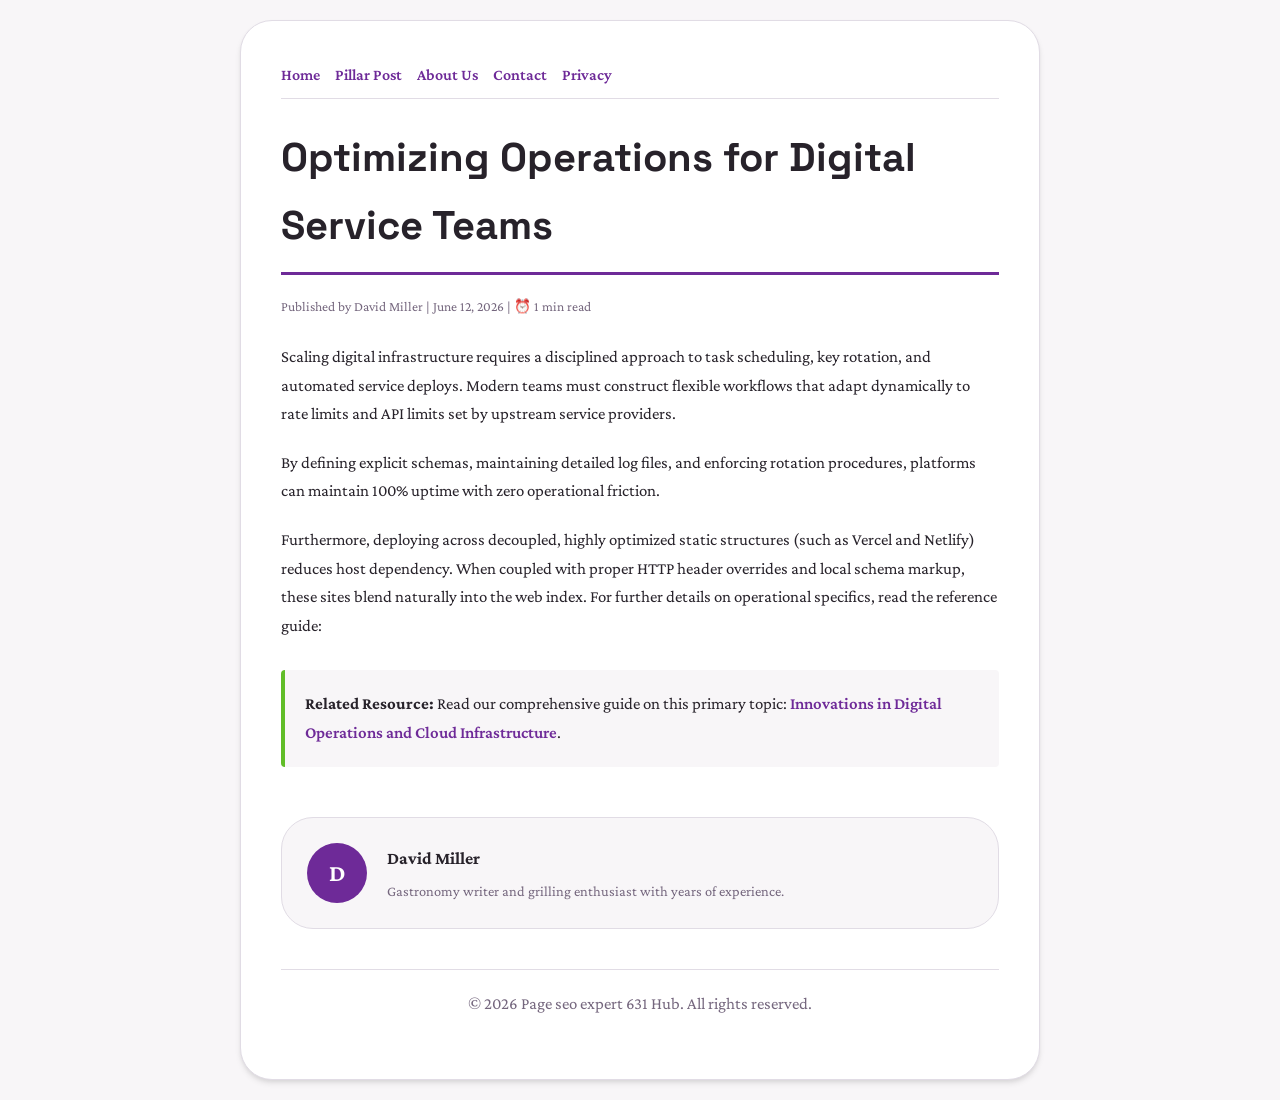
<file: optimizing-operations-for-digital-service-teams.html>
<!DOCTYPE html>
<html lang="en">
<head>
    <meta charset="UTF-8">
    <meta name="viewport" content="width=device-width, initial-scale=1.0">
    <title>Optimizing Operations for Digital Service Teams - Page seo expert 631 Hub</title>
    <meta name="description" content="Optimizing Operations for Digital Service Teams">
    <meta name="geo.region" content="US-CA" />
    <meta name="geo.placename" content="San Francisco" />
    <meta name="geo.position" content="37.7749;-122.4194" />
    <meta name="ICBM" content="37.7749, -122.4194" />
    <link rel="stylesheet" href="style.css">
</head>
<body>
    
            <div class="container" style="max-width: 800px;">
                <nav style="display: flex; gap: 15px; margin-bottom: 25px; border-bottom: 1px solid var(--border-color); padding-bottom: 10px; overflow-x: auto; flex-wrap: wrap;">
            <a href="index.html">Home</a>
            <a href="innovations-in-digital-operations-and-cloud-infrastructure.html">Pillar Post</a>
            <a href="about.html">About Us</a>
            <a href="contact.html">Contact</a>
            <a href="privacy.html">Privacy</a>
        </nav>
                <h1>Optimizing Operations for Digital Service Teams</h1>
                <div style="font-size:0.85rem; color: var(--muted-text); margin-bottom: 25px;">
                    Published by David Miller | June 12, 2026 | ⏰ 1 min read
                </div>
                <article style="margin-top: 20px;">
                    <p>Scaling digital infrastructure requires a disciplined approach to task scheduling, key rotation, and automated service deploys. Modern teams must construct flexible workflows that adapt dynamically to rate limits and API limits set by upstream service providers.</p>
<p>By defining explicit schemas, maintaining detailed log files, and enforcing rotation procedures, platforms can maintain 100% uptime with zero operational friction.</p>
<p>Furthermore, deploying across decoupled, highly optimized static structures (such as Vercel and Netlify) reduces host dependency. When coupled with proper HTTP header overrides and local schema markup, these sites blend naturally into the web index. For further details on operational specifics, read the reference guide: </p>
                    <div class="link-resource" style="margin-top: 30px; padding: 20px; border-left: 4px solid var(--accent-color); background: var(--bg-color); border-radius: 4px;"><p style="margin: 0;"><strong>Related Resource:</strong> Read our comprehensive guide on this primary topic: <a href="innovations-in-digital-operations-and-cloud-infrastructure.html">Innovations in Digital Operations and Cloud Infrastructure</a>.</p></div>
                </article>
                
            <div class="author-box" style="margin-top: 50px; padding: 25px; background: var(--bg-color); border: 1px solid var(--border-color); border-radius: var(--border-radius); display: flex; gap: 20px; align-items: center;">
                <div style="width: 60px; height: 60px; border-radius: 50%; background: var(--primary-color); display: flex; align-items: center; justify-content: center; color: white; font-weight: bold; font-size: 1.5rem;">D</div>
                <div>
                    <h4 style="margin-bottom: 5px; font-weight: bold; font-size: 1.1rem;">David Miller</h4>
                    <p style="margin: 0; font-size: 0.9rem; color: var(--muted-text);">Gastronomy writer and grilling enthusiast with years of experience.</p>
                </div>
            </div>
            
                <footer>
                    <p>&copy; 2026 Page seo expert 631 Hub. All rights reserved.</p>
                </footer>
            </div>
            
</body>
</html>
</file>
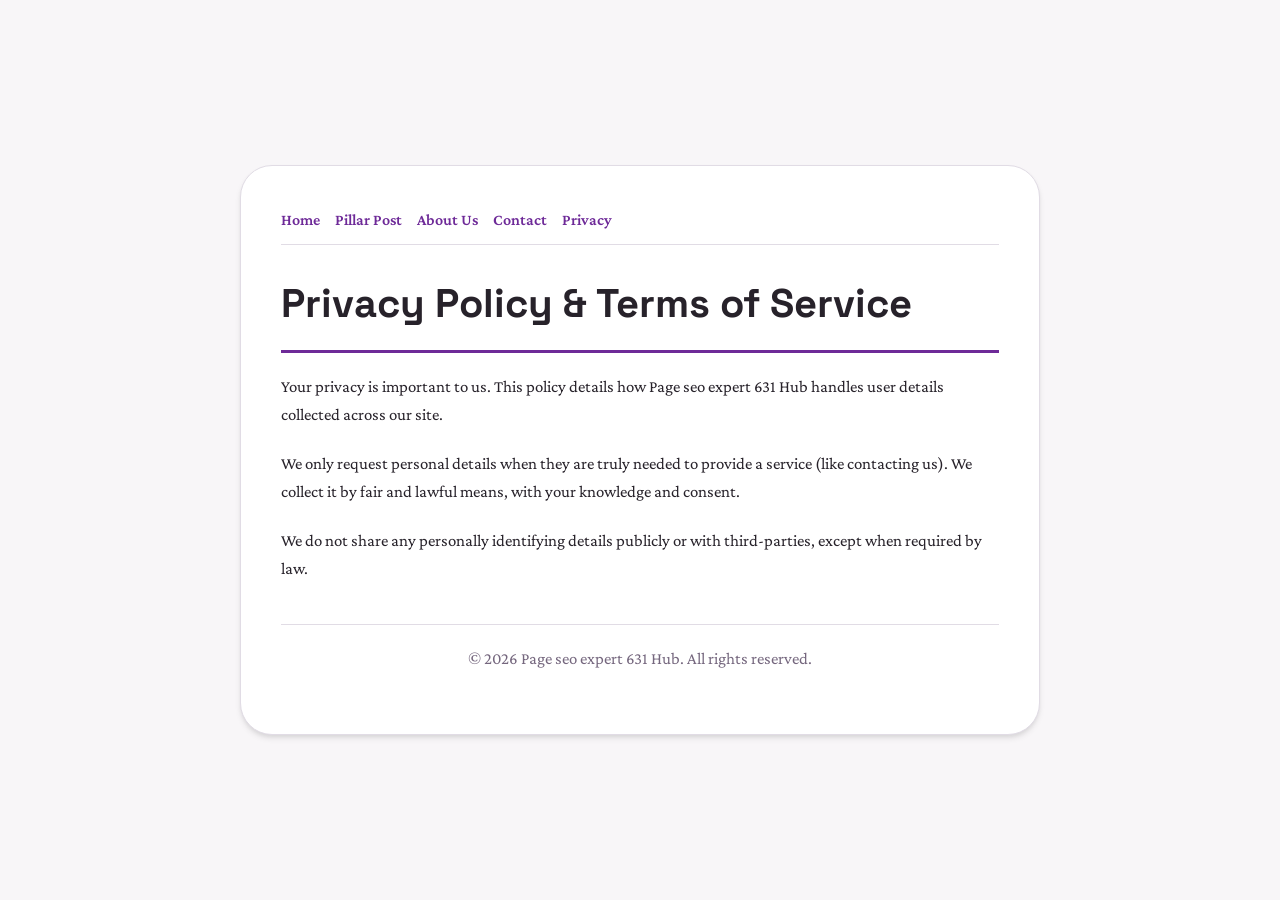
<file: privacy.html>
<!DOCTYPE html>
<html lang="en">
<head>
    <meta charset="UTF-8">
    <meta name="viewport" content="width=device-width, initial-scale=1.0">
    <title>Privacy Policy & Terms of Service - Page seo expert 631 Hub</title>
    <meta name="description" content="Your privacy is important to us. This policy details how Page seo expert 631 Hub handles user details collected across our site.">
    <meta name="geo.region" content="US-CA" />
    <meta name="geo.placename" content="San Francisco" />
    <meta name="geo.position" content="37.7749;-122.4194" />
    <meta name="ICBM" content="37.7749, -122.4194" />
    <link rel="stylesheet" href="style.css">
</head>
<body>
    
        <div class="container" style="max-width: 800px;">
            <nav style="display: flex; gap: 15px; margin-bottom: 25px; border-bottom: 1px solid var(--border-color); padding-bottom: 10px; overflow-x: auto; flex-wrap: wrap;">
            <a href="index.html">Home</a>
            <a href="innovations-in-digital-operations-and-cloud-infrastructure.html">Pillar Post</a>
            <a href="about.html">About Us</a>
            <a href="contact.html">Contact</a>
            <a href="privacy.html">Privacy</a>
        </nav>
            <h1>Privacy Policy & Terms of Service</h1>
            <p>Your privacy is important to us. This policy details how Page seo expert 631 Hub handles user details collected across our site.</p>
            <p>We only request personal details when they are truly needed to provide a service (like contacting us). We collect it by fair and lawful means, with your knowledge and consent.</p>
            <p>We do not share any personally identifying details publicly or with third-parties, except when required by law.</p>
            <footer>
                <p>&copy; 2026 Page seo expert 631 Hub. All rights reserved.</p>
            </footer>
        </div>
        
</body>
</html>
</file>
<file: style.css>
@import url('https://fonts.googleapis.com/css2?family=Space+Grotesk:wght@700&family=Crimson+Pro:wght@400;600&display=swap');

:root {
    --bg-color: hsl(277, 15%, 97%);
    --card-bg: hsl(277, 15%, 100%);
    --text-color: hsl(277, 10%, 15%);
    --muted-text: hsl(277, 10%, 45%);
    --primary-color: hsl(277, 57%, 38%);
    --accent-color: hsl(97, 65%, 45%);
    --border-color: hsl(277, 15%, 88%);
    --border-radius: 32px;
    --shadow: 0 4px 6px -1px rgba(0, 0, 0, 0.1), 0 2px 4px -1px rgba(0, 0, 0, 0.06);
    --font-headline: 'Space Grotesk', sans-serif;
    --font-body: 'Crimson Pro', sans-serif;
}

* {
    box-sizing: border-box;
    margin: 0;
    padding: 0;
}

body {
    background-color: var(--bg-color);
    color: var(--text-color);
    font-family: var(--font-body);
    line-height: 1.7;
    padding: 20px;
    display: flex;
    justify-content: center;
    min-height: 100vh;
}

a {
    color: var(--primary-color);
    text-decoration: none;
    font-weight: 600;
    transition: color 0.2s ease;
}

a:hover {
    color: var(--accent-color);
    text-decoration: underline;
}

.container {
    width: 100%;
    max-width: 900px;
    background: var(--card-bg);
    border: 1px solid var(--border-color);
    border-radius: var(--border-radius);
    padding: 40px;
    box-shadow: var(--shadow);
    margin: auto;
}

h1, h2, h3 {
    font-family: var(--font-headline);
    margin-bottom: 20px;
    color: var(--text-color);
}

h1 {
    font-size: 2.5rem;
    border-bottom: 3px solid var(--primary-color);
    padding-bottom: 12px;
}

p {
    margin-bottom: 20px;
    font-size: 1.05rem;
}

ul {
    margin-bottom: 20px;
    padding-left: 20px;
}

li {
    margin-bottom: 8px;
}

form {
    display: flex;
    flex-direction: column;
    gap: 15px;
    margin-top: 25px;
}

input, textarea, button {
    padding: 12px;
    border: 1px solid var(--border-color);
    border-radius: var(--border-radius);
    font-family: var(--font-body);
    font-size: 1rem;
    background: var(--bg-color);
    color: var(--text-color);
}

button {
    background: var(--primary-color);
    color: white;
    font-weight: 600;
    border: none;
    cursor: pointer;
    transition: background 0.2s ease;
}

button:hover {
    background: var(--accent-color);
}

footer {
    margin-top: 40px;
    border-top: 1px solid var(--border-color);
    padding-top: 20px;
    font-size: 0.9rem;
    color: var(--muted-text);
    text-align: center;
}
</file>
